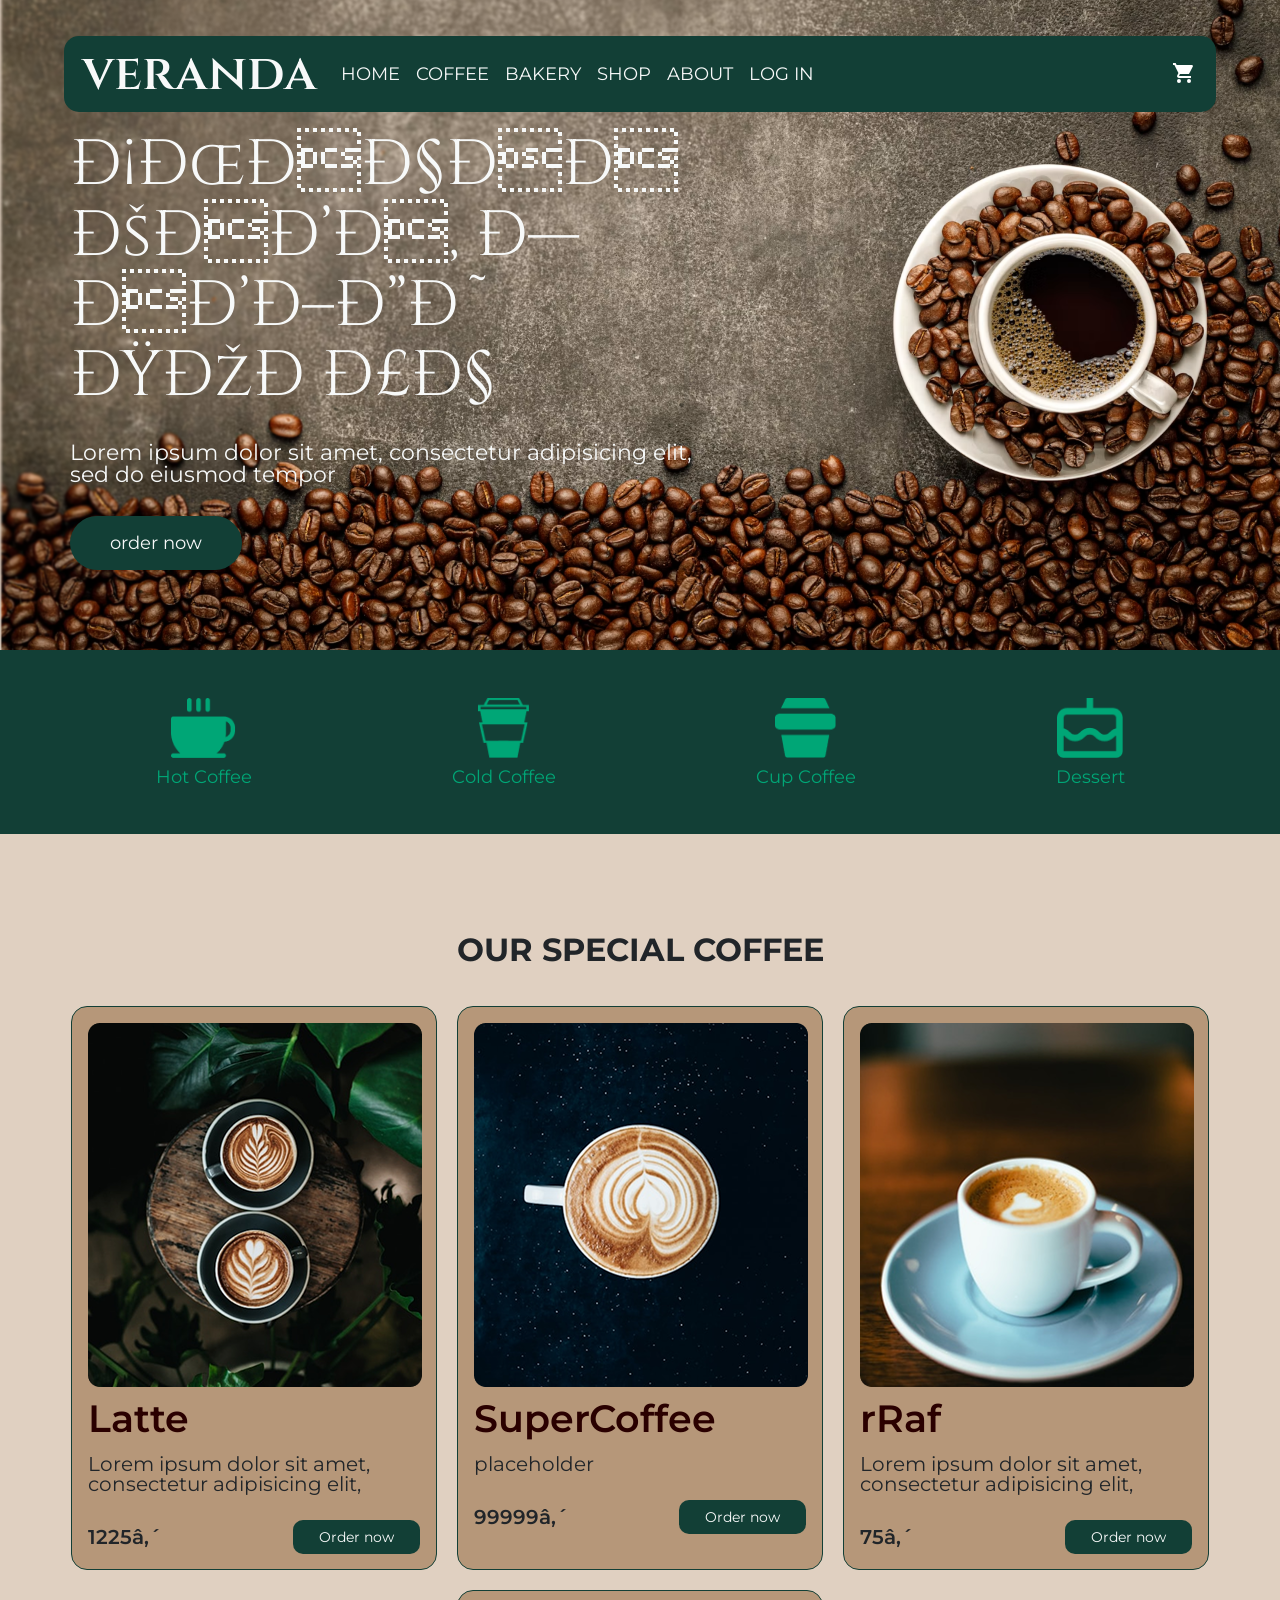
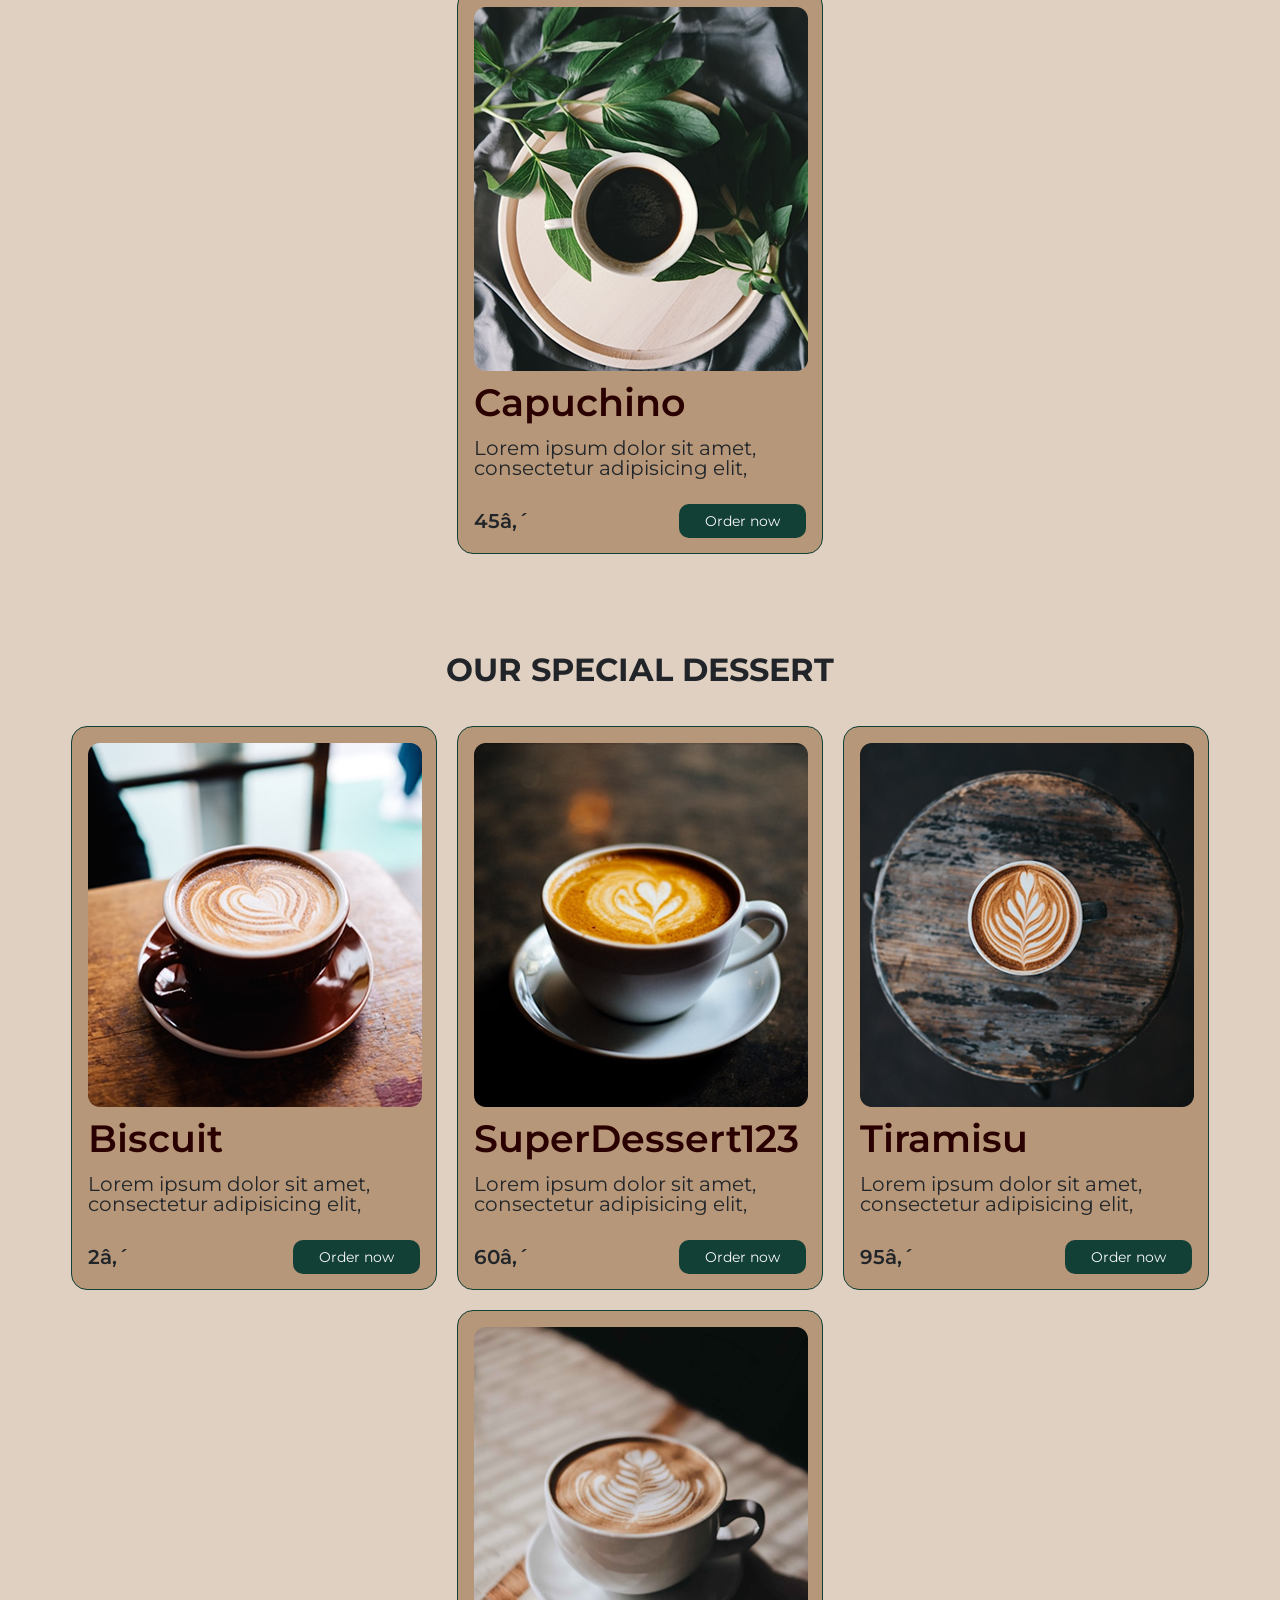
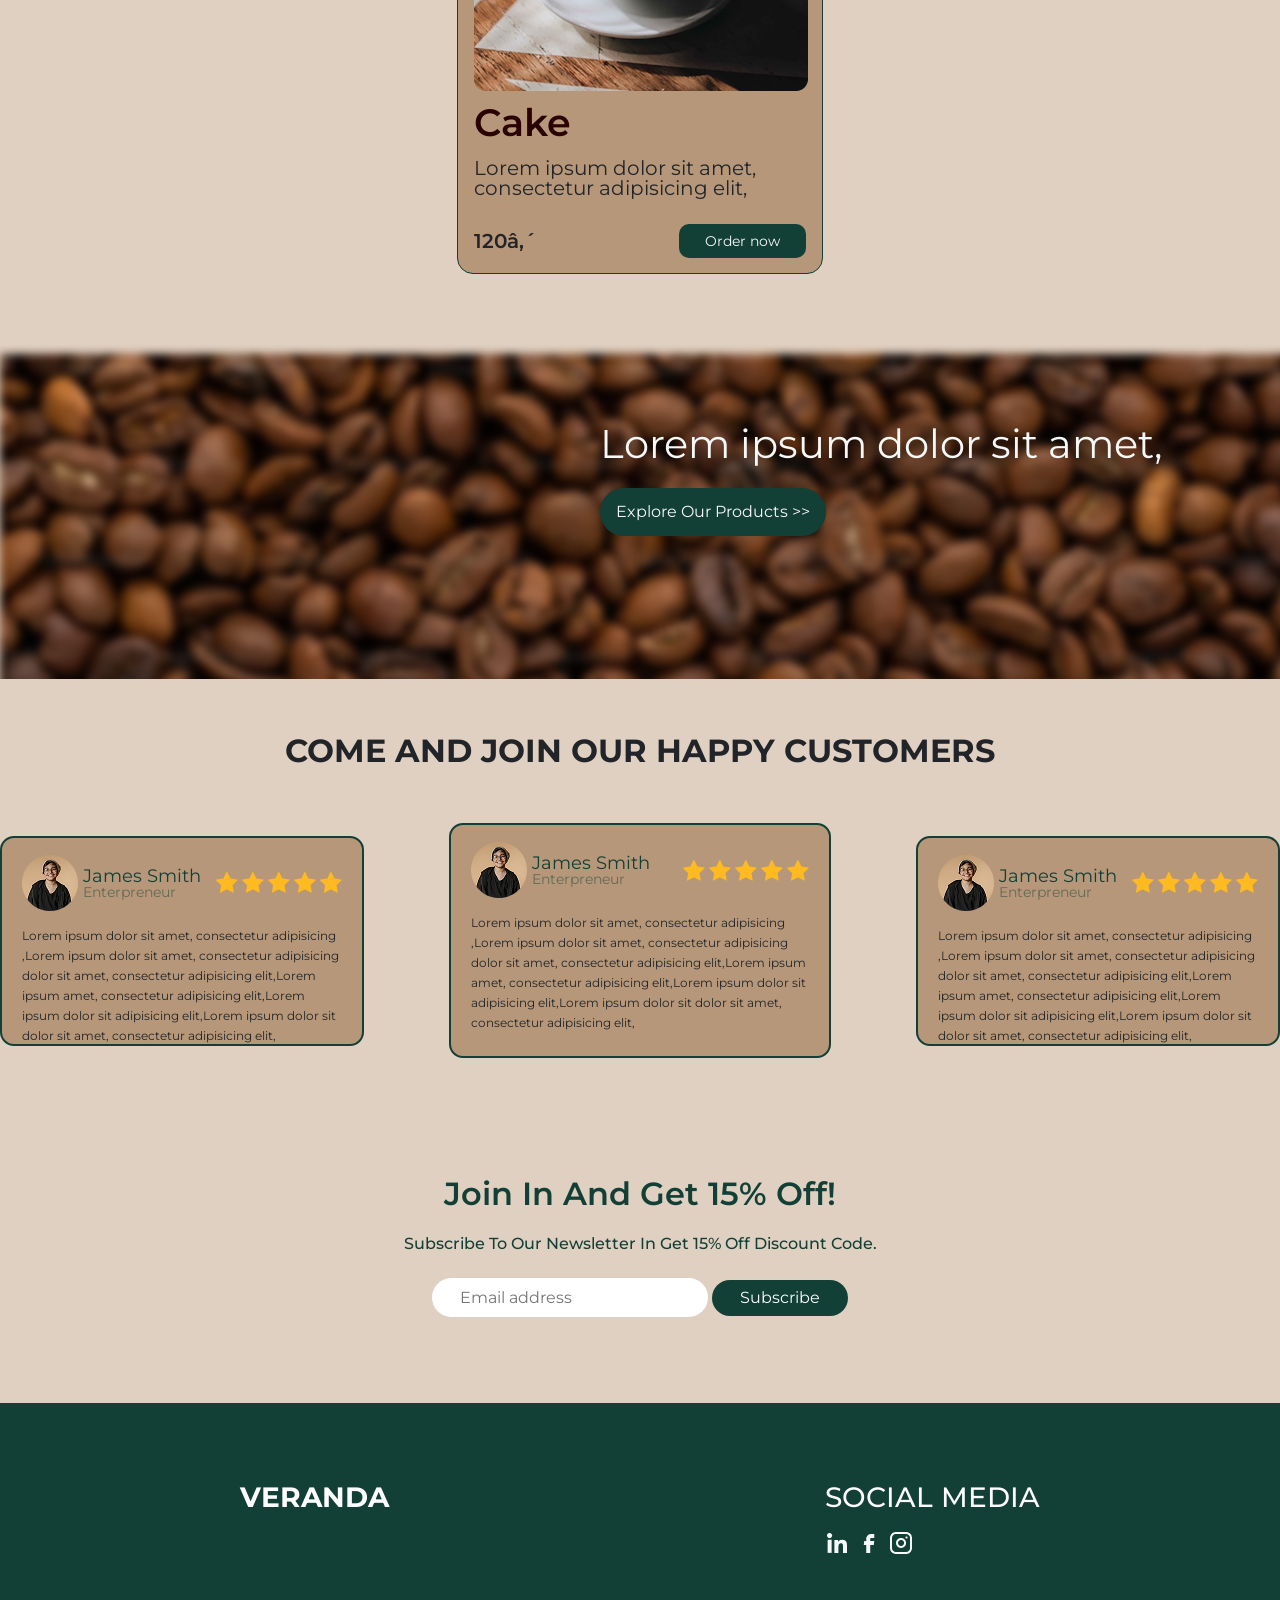
<file: index.html>
<!doctype html>
<html lang="en">
  <head>
    <link rel="preconnect" href="https://fonts.googleapis.com">
    <link rel="preconnect" href="https://fonts.gstatic.com" crossorigin>
    <link href="https://fonts.googleapis.com/css2?family=Cinzel:wght@400..900&family=Inter:ital,opsz,wght@0,14..32,100..900;1,14..32,100..900&family=Montserrat:ital,wght@0,100..900;1,100..900&display=swap" rel="stylesheet">
    <meta name="viewport" content="width=device-width, initial-scale=1">
    <title>VERANDA</title>
    <link href="https://cdn.jsdelivr.net/npm/bootstrap@5.3.8/dist/css/bootstrap.min.css" rel="stylesheet" integrity="sha384-sRIl4kxILFvY47J16cr9ZwB07vP4J8+LH7qKQnuqkuIAvNWLzeN8tE5YBujZqJLB" crossorigin="anonymous">
    <link rel="stylesheet" href="src/reset.css">
    <link rel="stylesheet" href="src/style.css">
  </head>
  <body>
    <header>
        <nav class="navbar navbar-expand-lg">
            <div class="container justify-content-between">
                <a class="navbar-brand" href="#">veranda</a>
                <button class="navbar-toggler" type="button" data-bs-toggle="collapse" data-bs-target="#navbarText" aria-controls="navbarText" aria-expanded="false" aria-label="Toggle navigation">
                    <span class="navbar-toggler-icon"></span>
                </button>
                <div class="collapse navbar-collapse" id="navbarText">
                <ul class="navbar-nav me-auto mb-2 mb-lg-0">
                    <li class="nav-item">
                    <a class="nav-link active" aria-current="page" href="#home">HOME</a>
                    </li>
                    <li class="nav-item">
                    <a class="nav-link" href="#coffee">COFFEE</a>
                    </li>
                    <li class="nav-item">
                    <a class="nav-link" href="#bakery">BAKERY</a>
                    </li>
                    <li class="nav-item">
                    <a class="nav-link" href="#shop">SHOP</a>
                    </li>
                    <li class="nav-item">
                    <a class="nav-link" href="#about">ABOUT</a>
                    </li>
                    <li class="nav-item">
                    <a class="nav-link" href="#logIn">LOG IN</a>
                    </li>
                </ul>
                <a class="cart"  href="./cart.html">
                    <img src="./public/images/shopping-cart-svgrepo-com.svg">
                </a>
                </div>
            </div>
        </nav>

    </header>
    <main id="home" class="hero-section">
        <div class="container">
            <div class="row">
                <div class="col-12 col-md-8 col-lg-7 hero-content">
                    <h4>welcome</h4>
                    <h1>СМАЧНА КАВА, ЗАВЖДИ ПОРУЧ</h1>
                    <p>Lorem ipsum dolor sit amet, consectetur adipisicing elit, sed do eiusmod tempor</p>
                    <button>order now</button>
                </div>
            </div>
        </div>
    </main>
        <section class="greenline">
            <div>
                <img src="./public/images/hotcoffee.png">
                <span>Hot Coffee</span>
            </div>
            <div>
                <img src="./public/images/coldcoffee.png">
                <span>Cold Coffee</span>
            </div>
            <div>
                <img src="./public/images/cupcoffee.png">
                <span>Cup Coffee</span>
            </div>
            <div>
                <img src="public/images/dessert.png">
                <span>Dessert</span>
            </div>
        </section>
        <section id="shop" class="catalog">
            <h2 id="coffee">OUR SPECIAL COFFEE</h2>
            <div class="products">
            <div class="productcard">
                <img src="public/images/Rectangle7.png">
                <h3>Latte</h3>
                <p class="desc">Lorem ipsum dolor sit amet, consectetur adipisicing elit,</p>
                <div style="display: flex; justify-content: space-between; align-items: center;">
                <p class="price">1225₴</p>
                <button>Order now</button>
                </div>
            </div>
            <div class="productcard">
                <img src="public/images/Rectangle8.png">
                <h3>SuperCoffee</h3>
                <p class="desc">placeholder</p>
                <div style="display: flex; justify-content: space-between; align-items: center;">
                <p class="price">99999₴</p>
                <button>Order now</button>
                </div>
            </div>
            <div class="productcard">
                <img src="public/images/Rectangle9.png">
                <h3>rRaf</h3>
                <p class="desc">Lorem ipsum dolor sit amet, consectetur adipisicing elit,</p>
                <div style="display: flex; justify-content: space-between; align-items: center;">
                <p class="price">75₴</p>
                <button>Order now</button>
                </div>
            </div>
            <div class="productcard">
                <img src="public/images/Rectangle10.png">
                <h3>Capuchino</h3>
                <p class="desc">Lorem ipsum dolor sit amet, consectetur adipisicing elit,</p>
                <div style="display: flex; justify-content: space-between; align-items: center;">
                <p class="price">45₴</p>
                <button>Order now</button>
                </div>
            </div>
            </div>
        </section>
        <section class="catalog">
            <h2 id="bakery">OUR SPECIAL DESSERT</h2>
            <div class="products">
            <div class="productcard">
                <img src="public/images/Rectangle11.png">
                <h3>Biscuit</h3>
                <p class="desc">Lorem ipsum dolor sit amet, consectetur adipisicing elit,</p>
                <div style="display: flex; justify-content: space-between; align-items: center;">
                <p class="price">2₴</p>
                <button>Order now</button>
                </div>
            </div>
            <div class="productcard">
                <img src="public/images/Rectangle12.png">
                <h3>SuperDessert123</h3>
                <p class="desc">Lorem ipsum dolor sit amet, consectetur adipisicing elit,</p>
                <div style="display: flex; justify-content: space-between; align-items: center;">
                <p class="price">60₴</p>
                <button>Order now</button>
                </div>
            </div>
            <div class="productcard">
                <img src="public/images/Rectangle13.png">
                <h3>Tiramisu</h3>
                <p class="desc">Lorem ipsum dolor sit amet, consectetur adipisicing elit,</p>
                <div style="display: flex; justify-content: space-between; align-items: center;">
                <p class="price">95₴</p>
                <button>Order now</button>
                </div>
            </div>
            <div class="productcard">
                <img src="public/images/Rectangle14.png">
                <h3>Cake</h3>
                <p class="desc">Lorem ipsum dolor sit amet, consectetur adipisicing elit,</p>
                <div style="display: flex; justify-content: space-between; align-items: center;">
                <p class="price">120₴</p>
                <button>Order now</button>
                </div>
            </div>
            </div>
        </section>
        <section id="about" class="coffeeline">
            <h2>Lorem ipsum dolor sit amet,</h2>
            <button>Explore Our Products >></button>
        </section>
        <section class="reviews">
            <h2>COME AND JOIN OUR HAPPY CUSTOMERS</h2>
            <div class="reviewCards">
                <div class="review">
                    <div class="reviewHead">
                        <div style="display: flex; gap: 5px; align-items: center;">
                            <img src="./public/images/Ellipse 2.png" style="width: 56px; height: 56px;">
                            <div>
                                <p class="name" style="font-size: 18px;;">James Smith</p>
                                <p class="enterpreneur" style="font-size: 14px;">Enterpreneur</p>
                            </div>
                        </div>
                        <div class="stars"><img src="./public/images/Star 1.svg"><img src="./public/images/Star 1.svg"><img src="./public/images/Star 1.svg"><img src="./public/images/Star 1.svg"><img src="./public/images/Star 1.svg"></div>
                    </div>
                    <p class="reviewText">Lorem ipsum dolor sit amet, consectetur adipisicing ,Lorem ipsum dolor sit amet, consectetur adipisicing  dolor sit amet, consectetur adipisicing elit,Lorem ipsum  amet, consectetur adipisicing elit,Lorem ipsum dolor sit  adipisicing elit,Lorem ipsum dolor sit   dolor sit amet, consectetur adipisicing elit,</p>
                </div>
                <div class="review bigCard">
                    <div class="reviewHead">
                        <div style="display: flex; gap: 5px; align-items: center;">
                            <img src="./public/images/Ellipse 2.png" style="width: 56px; height: 56px;">
                            <div>
                                <p class="name" style="font-size: 18px;;">James Smith</p>
                                <p class="enterpreneur" style="font-size: 14px;">Enterpreneur</p>
                            </div>
                        </div>
                        <div class="stars"><img src="./public/images/Star 1.svg"><img src="./public/images/Star 1.svg"><img src="./public/images/Star 1.svg"><img src="./public/images/Star 1.svg"><img src="./public/images/Star 1.svg"></div>
                    </div>
                    <p class="reviewText">Lorem ipsum dolor sit amet, consectetur adipisicing ,Lorem ipsum dolor sit amet, consectetur adipisicing  dolor sit amet, consectetur adipisicing elit,Lorem ipsum  amet, consectetur adipisicing elit,Lorem ipsum dolor sit  adipisicing elit,Lorem ipsum dolor sit   dolor sit amet, consectetur adipisicing elit,</p>
                </div>
                <div class="review">
                    <div class="reviewHead">
                        <div style="display: flex; gap: 5px; align-items: center;">
                            <img src="./public/images/Ellipse 2.png" style="width: 56px; height: 56px;">
                            <div>
                                <p class="name" style="font-size: 18px;;">James Smith</p>
                                <p class="enterpreneur" style="font-size: 14px;">Enterpreneur</p>
                            </div>
                        </div>
                        <div class="stars"><img src="./public/images/Star 1.svg"><img src="./public/images/Star 1.svg"><img src="./public/images/Star 1.svg"><img src="./public/images/Star 1.svg"><img src="./public/images/Star 1.svg"></div>
                    </div>
                    <p class="reviewText">Lorem ipsum dolor sit amet, consectetur adipisicing ,Lorem ipsum dolor sit amet, consectetur adipisicing  dolor sit amet, consectetur adipisicing elit,Lorem ipsum  amet, consectetur adipisicing elit,Lorem ipsum dolor sit  adipisicing elit,Lorem ipsum dolor sit   dolor sit amet, consectetur adipisicing elit,</p>
                </div>
            </div>
        </section>
        <section id="logIn" class="email">
            <h2>Join In And Get 15% Off!</h2>
            <p>Subscribe To Our Newsletter In Get 15% Off Discount Code.</p>
            <div class="emailInput">
                <input placeholder="Email address">
                <button>Subscribe</button>
            </div>
        </section>
        <footer>
            <h1>VERANDA</h1>
            <div class="socials">
                <h2>SOCIAL MEDIA</h2>
                <a href="https://www.linkedin.com/in/dominik-smajda-149808170"><img src="./public/images/akar-icons_linkedin-fill.png"></a>
                <a href="https://www.facebook.com/people/veranda_coffee_khm/100069945372311/"><img src="./public/images/gg_facebook.png"></a>
                <a href="https://www.instagram.com/veranda_coffee_khm/"><img src="./public/images/instagram.png"></a>
            </div>
        </footer>
        <script src="https://cdn.jsdelivr.net/npm/bootstrap@5.3.8/dist/js/bootstrap.bundle.min.js" integrity="sha384-FKyoEForCGlyvwx9Hj09JcYn3nv7wiPVlz7YYwJrWVcXK/BmnVDxM+D2scQbITxI" crossorigin="anonymous"></script>
        <script src="src/script.js"></script>
    </body>
</html>
</file>
<file: src/style.css>
body, .navbar, .nav-link {
    font-family: "Montserrat", sans-serif;
}

header {
    position: fixed;
    width: 100%;
}

.navbar-brand {
    font-family: "Cinzel";
    font-weight: 600;
    font-size:50px;
}

body {
    --dark-green:#123F36;
    --light-green:#00A676;
    --card-color:#B69779;   
    --background-color:#E0D0C1;
    --text-color:#2A0000;
    --star-color:#FFB921;
    --white:#F7F9F9;
    --dark-green-transparent:#123f367f;
    background-color: var(--background-color) !important;
    height: 100vh;
}

.navbar {
    margin:36px 5% 0 5%;
    border-radius:15px;
}

nav {
    background-color:var(--dark-green) !important;
}

a {
    color:var(--white) !important;
}

.nav-link {
    font-size:18px;
}

.hero-section {
    background: url(../public/images/image1.png) no-repeat center center;
    background-size: cover;
    width: 100%;
    min-height: 650px; 
    display: flex;
    align-items: center;
    color: var(--white);
}

.hero-content {
    display: flex;
    flex-direction: column;
    gap: 30px;
    padding: 60px 0;
}

.hero-content h4 {
    font-size: 20px;
    text-transform: uppercase;
}

.hero-content h1 {
    font-size: clamp(40px, 5vw, 72px); 
    font-family: "Cinzel", serif; /* Always provide a fallback font family */
    line-height: 1.1;
    color: var(--white);
}

.hero-section p {
    font-size: 22px;
}

.hero-section button {
    background-color: var(--dark-green);
    color: var(--white);
    border: none;
    font-size: 18px;
    padding: 18px 40px;
    border-radius: 40px;
    width: fit-content;
    cursor: pointer; /* Missing in original - important for UX */
    transition: opacity 0.3s ease;
}

.hero-section button:hover {
    opacity: 0.9;
}

.greenline {
    background-color: var(--dark-green);
    color: var(--light-green);
    display:flex;
    justify-content:center;
    padding: 48px 0 48px 0;
    gap:200px
}

.greenline div {
    display: flex;
    flex-direction: column;
    align-items: center;
    justify-content: center;
    gap: 10px;
}

.greenline div img {
    height: 60px;
}
.greenline div span {
    font-size: 18px;
}

.catalog {
    
}

.catalog h2 {
    margin: 100px 0 40px 0;
}

.products {
    display: flex;
    flex-wrap: wrap;
    justify-content: center;
    gap: 20px;
}

.catalog h2 {
    font-weight: bold;
    font-size: 32px;
    display:flex;
    justify-content:center;
    margin-top: 100px;
}

.productcard {
    background-color: var(--card-color);
    width: 366px;
    height: 564px;
    border: 1px solid var(--dark-green);
    border-radius: 16px;
    padding: 16px;
}

.productcard h3 {
    font-size: 38px;
    color: var(--text-color);
    font-weight: 600;
    margin: 10px 0 16px 0;
}

.desc {
    font-size: 20px;
    margin-bottom: 26px;
}

.price {
    font-size: 20px;
    font-weight: 600;
}

.productcard button {
    font-size:14px;
    padding: 10px 26px;
    color: var(--white);
    background-color: var(--dark-green);
    border-radius: 10px;
    border: none;
}

.productcard image {
    height: 364px;
    width: 334px;
}

.productcard div {
    margin-bottom: 0;
}

.coffeeline {
    background-image:url("../public/images/image 2.png");
    height: 335px;
    padding:80px 0 0 600px;
    margin-top: 70px;
}

.coffeeline h2 {
    color: var(--white);
    font-size: 40px;
}

.coffeeline button {
    background-color: var(--dark-green);
    color: var(--white);
    border: none;
    padding:16px;
    border-radius: 26px;
    margin-top: 24px;
}

.reviews h2 {
    font-size: 32px;
    font-weight: bold;
    display: flex;
    justify-content: center;
    margin: 56px;
}

.name {
    color: var(--dark-green);
}

.enterpreneur {
    color: var(--dark-green-transparent);
}

.review {
    background-color: var(--card-color);
    border: 2px solid var(--dark-green);
    border-radius: 14px;
    width: 420px; 
    height: 210px;
    padding: 20px 20px 28px 20px;
    display: flex;
    flex-direction: column;
    gap:18px;
    overflow: hidden;
}

.reviewHead {
    display: flex; 
    height: 50px;
    justify-content: space-between;
}

.stars {
    display: flex;
    align-items: center;
    gap:4px;
}

.reviewText {
    font-size: 12px;
    line-height: 20px;
}

.bigCard {
    width:441px;
    height: 235px;
}

.reviewCards {
    display: flex; 
    flex-direction: row;
    gap:85px;
    justify-content: center;
    align-items: center;
}

.email {
    display: flex;
    justify-content: center;
    flex-direction: column;
    align-items: center;
    gap: 26px;
    margin-top: 120px;
    margin-bottom: 86px;
}

.email h2 {
    font-size: 32px;
    color: var(--dark-green);
    font-weight: 600;
}

.email p {
    font-size: 16px;
    color: var(--dark-green);
    font-weight: 500;
}

.email button {
    border-radius: 28px;
    padding: 10px 28px 10px 28px;
    color: white;
    background-color: var(--dark-green);
    border: none;
}

.email .emailInput input {
    padding: 10px 28px 10px 28px;
    border-radius: 28px;
    border: none;
}

footer {
    width: 100%;
    height: 350px;
    background-color: var(--dark-green);
    color: white;
    display: flex;
    justify-content: space-between;
    font-size: 28px;
    padding: 80px 240px ;
    font-weight: bold;
}

.socials h2{
    font-weight: 500;
    margin-bottom: 20px;
}

.cart {
    filter: invert(97%) sepia(0%) saturate(0%) hue-rotate(39deg) brightness(104%) contrast(103%);
}
</file>
